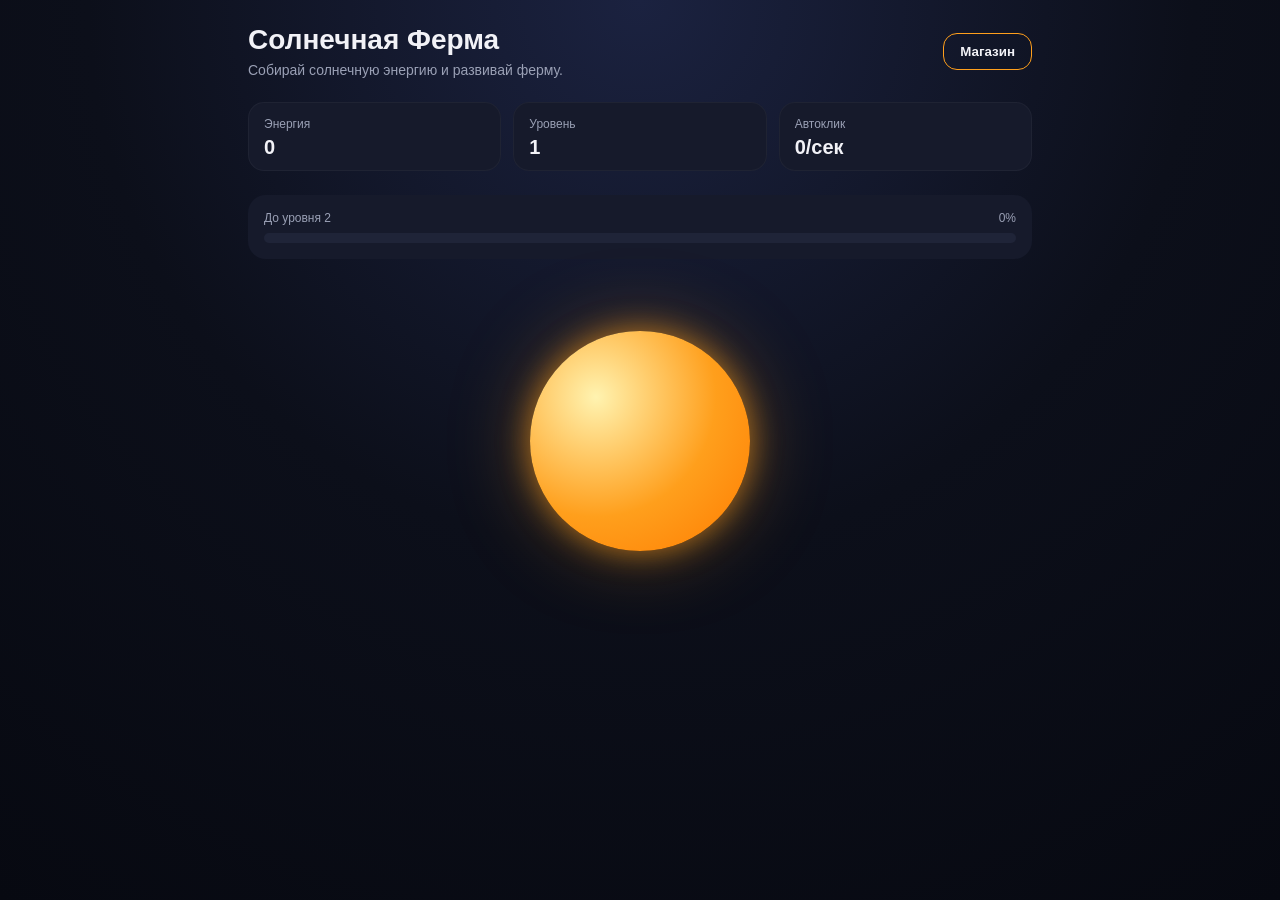
<file: mini_app/index.html>
<!DOCTYPE html>
<html lang="ru">
<head>
  <meta charset="UTF-8" />
  <meta name="viewport" content="width=device-width, initial-scale=1.0" />
  <title>Солнечная Ферма</title>
  <link rel="stylesheet" href="style.css" />
</head>
<body>
  <div class="app">
    <header class="app__header">
      <div>
        <h1>Солнечная Ферма</h1>
        <p>Собирай солнечную энергию и развивай ферму.</p>
      </div>
      <button class="btn btn--ghost" id="toggle-shop">Магазин</button>
    </header>

    <section class="stats">
      <div class="stat">
        <span class="label">Энергия</span>
        <span class="value" id="energy">0</span>
      </div>
      <div class="stat">
        <span class="label">Уровень</span>
        <span class="value" id="level">1</span>
      </div>
      <div class="stat">
        <span class="label">Автоклик</span>
        <span class="value" id="auto">0/сек</span>
      </div>
    </section>

    <section class="progress">
      <div class="progress__info">
        <span id="level-label">До уровня 2</span>
        <span id="progress-value">0%</span>
      </div>
      <div class="progress__bar">
        <div class="progress__fill" id="progress-fill"></div>
      </div>
    </section>

    <main class="game">
      <div class="sun-wrapper" id="sun-wrapper">
        <button class="sun" id="sun" aria-label="Солнце"></button>
      </div>
      <div class="floating" id="floating"></div>
    </main>

    <section class="shop" id="shop">
      <h2>Улучшения</h2>
      <div class="shop__list">
        <div class="shop__item">
          <div>
            <h3>Усиление клика</h3>
            <p>+1 к силе каждого клика.</p>
          </div>
          <button class="btn" data-upgrade="click">Купить (<span id="cost-click">10</span>)</button>
        </div>
        <div class="shop__item">
          <div>
            <h3>Автокликер</h3>
            <p>+1 энергия в секунду.</p>
          </div>
          <button class="btn" data-upgrade="auto">Купить (<span id="cost-auto">25</span>)</button>
        </div>
        <div class="shop__item">
          <div>
            <h3>Солнечная ферма</h3>
            <p>+3 энергии в секунду и новый фон.</p>
          </div>
          <button class="btn" data-upgrade="farm">Купить (<span id="cost-farm">100</span>)</button>
        </div>
      </div>
    </section>
  </div>

  <script src="script.js"></script>
</body>
</html>
</file>
<file: mini_app/style.css>
:root {
  color-scheme: dark;
  font-family: "Inter", "Segoe UI", sans-serif;
  --bg: #0c0f1a;
  --card: #161a2b;
  --accent: #ff9f1c;
  --accent-soft: rgba(255, 159, 28, 0.2);
  --text: #f2f2f7;
  --muted: #9aa0b5;
}

* {
  box-sizing: border-box;
  margin: 0;
  padding: 0;
}

body {
  background: radial-gradient(circle at top, #1b2240 0%, #0c0f1a 50%, #070911 100%);
  color: var(--text);
  min-height: 100vh;
}

.app {
  max-width: 820px;
  margin: 0 auto;
  padding: 24px 18px 40px;
  display: flex;
  flex-direction: column;
  gap: 24px;
}

.app__header {
  display: flex;
  justify-content: space-between;
  align-items: center;
  gap: 16px;
}

.app__header h1 {
  font-size: 28px;
  margin-bottom: 6px;
}

.app__header p {
  color: var(--muted);
  font-size: 14px;
}

.btn {
  background: var(--accent);
  color: #1a1200;
  border: none;
  border-radius: 14px;
  padding: 10px 16px;
  font-weight: 600;
  cursor: pointer;
  transition: transform 0.2s ease, box-shadow 0.2s ease;
  box-shadow: 0 10px 20px rgba(255, 159, 28, 0.25);
}

.btn:hover {
  transform: translateY(-1px);
}

.btn--ghost {
  background: transparent;
  color: var(--text);
  border: 1px solid var(--accent);
  box-shadow: none;
}

.stats {
  display: grid;
  grid-template-columns: repeat(auto-fit, minmax(150px, 1fr));
  gap: 12px;
}

.stat {
  background: var(--card);
  border-radius: 16px;
  padding: 12px 16px;
  box-shadow: inset 0 0 0 1px rgba(255, 255, 255, 0.04);
}

.label {
  color: var(--muted);
  font-size: 12px;
}

.value {
  font-size: 20px;
  font-weight: 700;
  margin-top: 4px;
  display: block;
}

.progress {
  background: var(--card);
  padding: 16px;
  border-radius: 18px;
}

.progress__info {
  display: flex;
  justify-content: space-between;
  color: var(--muted);
  font-size: 12px;
  margin-bottom: 8px;
}

.progress__bar {
  background: #1f2438;
  border-radius: 999px;
  height: 10px;
  overflow: hidden;
}

.progress__fill {
  background: linear-gradient(90deg, var(--accent), #ffd166);
  height: 100%;
  width: 0%;
  transition: width 0.3s ease;
}

.game {
  position: relative;
  display: flex;
  justify-content: center;
  align-items: center;
  min-height: 320px;
}

.sun-wrapper {
  position: relative;
}

.sun {
  width: 220px;
  height: 220px;
  border-radius: 50%;
  border: none;
  cursor: pointer;
  background: radial-gradient(circle at 30% 30%, #fff3b0, var(--accent) 55%, #ff7b00 100%);
  box-shadow: 0 0 30px rgba(255, 159, 28, 0.6), 0 0 80px rgba(255, 159, 28, 0.35);
  animation: pulse 2.5s ease-in-out infinite;
  transition: transform 0.15s ease;
}

.sun:active {
  transform: scale(0.96);
}

.sun-wrapper.level-2 .sun {
  background: radial-gradient(circle at 30% 30%, #fff7cc, #ffd166 55%, #ffae42 100%);
}

.sun-wrapper.level-3 .sun {
  background: radial-gradient(circle at 30% 30%, #fff9e6, #ffe66d 55%, #ffb703 100%);
}

.sun-wrapper.level-4 .sun {
  background: radial-gradient(circle at 30% 30%, #fefae0, #f4a261 55%, #e76f51 100%);
}

@keyframes pulse {
  0%,
  100% {
    transform: scale(1);
  }
  50% {
    transform: scale(1.04);
  }
}

.floating {
  position: absolute;
  top: 50%;
  left: 50%;
  pointer-events: none;
}

.floating span {
  position: absolute;
  color: #ffd166;
  font-weight: 700;
  animation: float 0.9s ease-out forwards;
}

@keyframes float {
  0% {
    opacity: 1;
    transform: translate(-50%, -50%) scale(1);
  }
  100% {
    opacity: 0;
    transform: translate(-50%, -140%) scale(1.4);
  }
}

.shop {
  background: var(--card);
  border-radius: 20px;
  padding: 20px;
  display: none;
  flex-direction: column;
  gap: 16px;
}

.shop.active {
  display: flex;
}

.shop__list {
  display: flex;
  flex-direction: column;
  gap: 14px;
}

.shop__item {
  display: flex;
  justify-content: space-between;
  align-items: center;
  gap: 16px;
  background: #1b2034;
  padding: 16px;
  border-radius: 16px;
}

.shop__item h3 {
  margin-bottom: 6px;
}

.shop__item p {
  color: var(--muted);
  font-size: 13px;
}

@media (max-width: 600px) {
  .app__header {
    flex-direction: column;
    align-items: flex-start;
  }

  .sun {
    width: 180px;
    height: 180px;
  }

  .shop__item {
    flex-direction: column;
    align-items: flex-start;
  }
}
</file>
